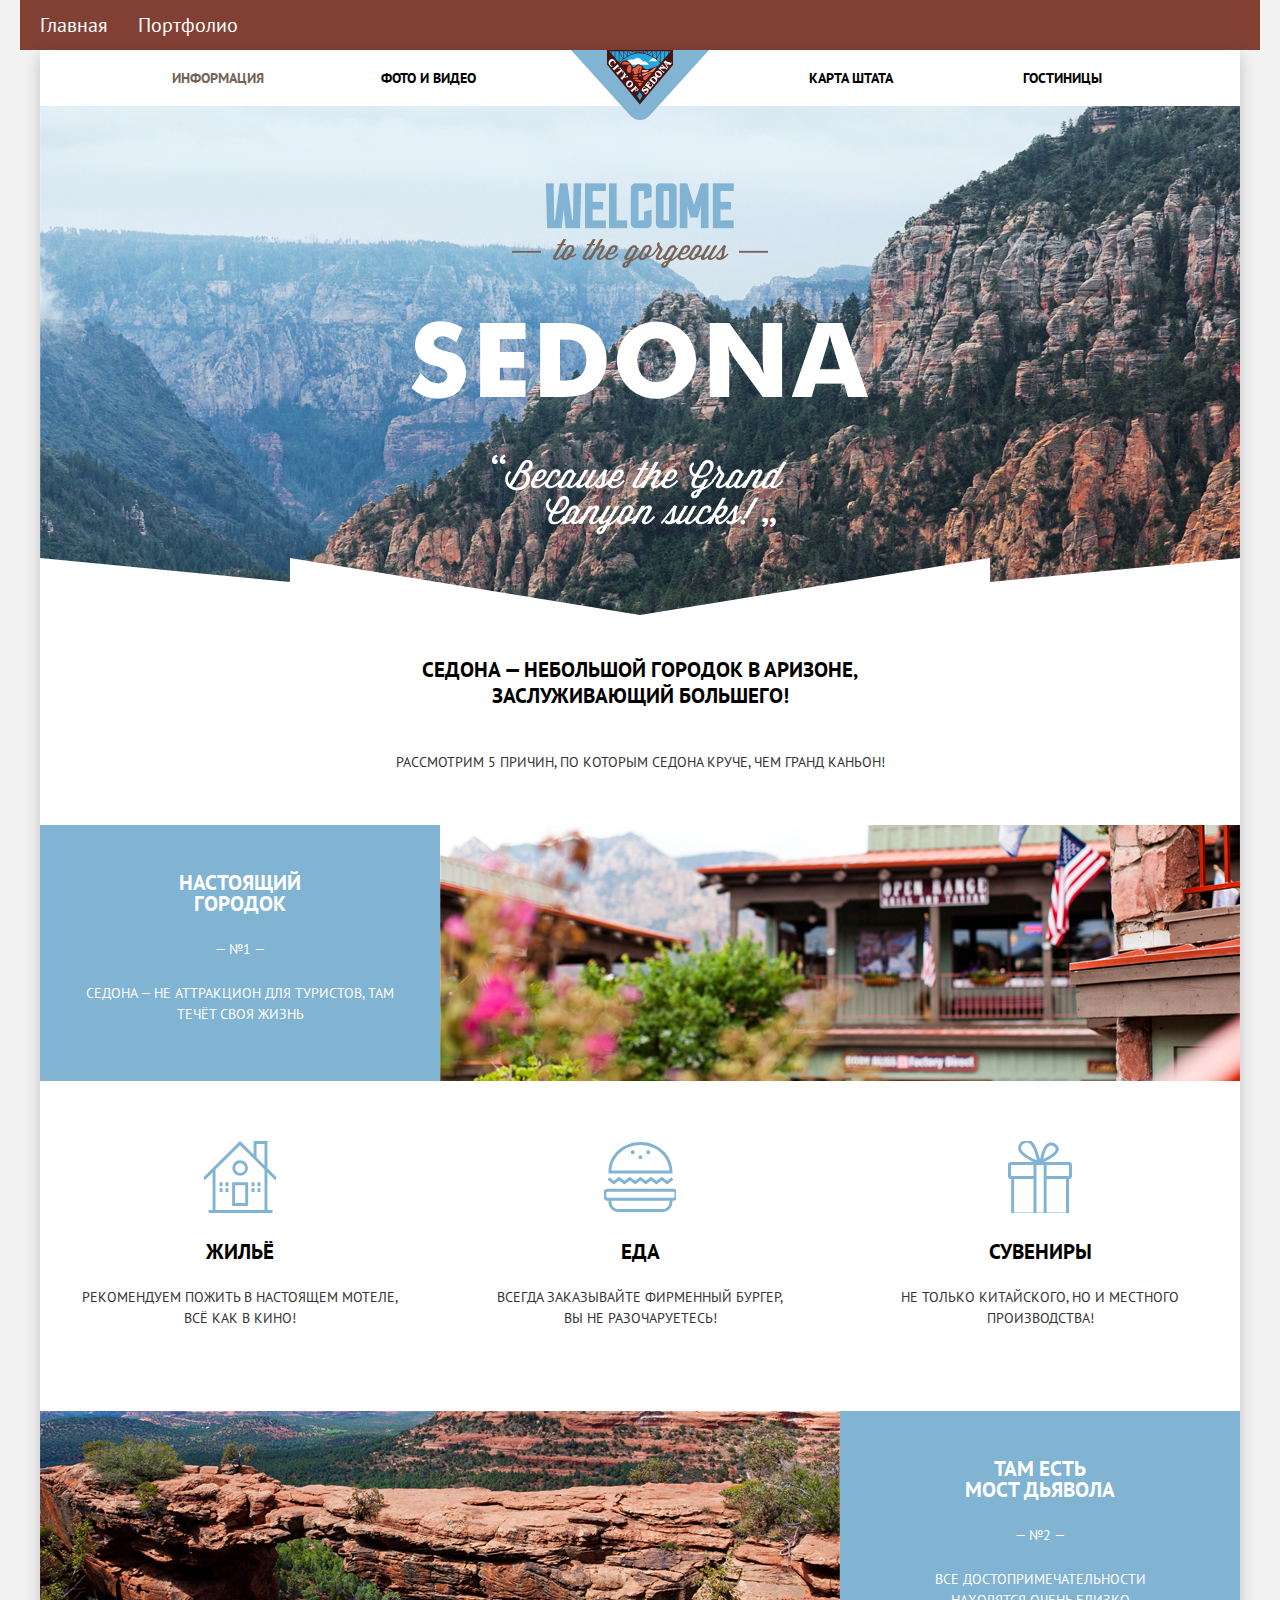
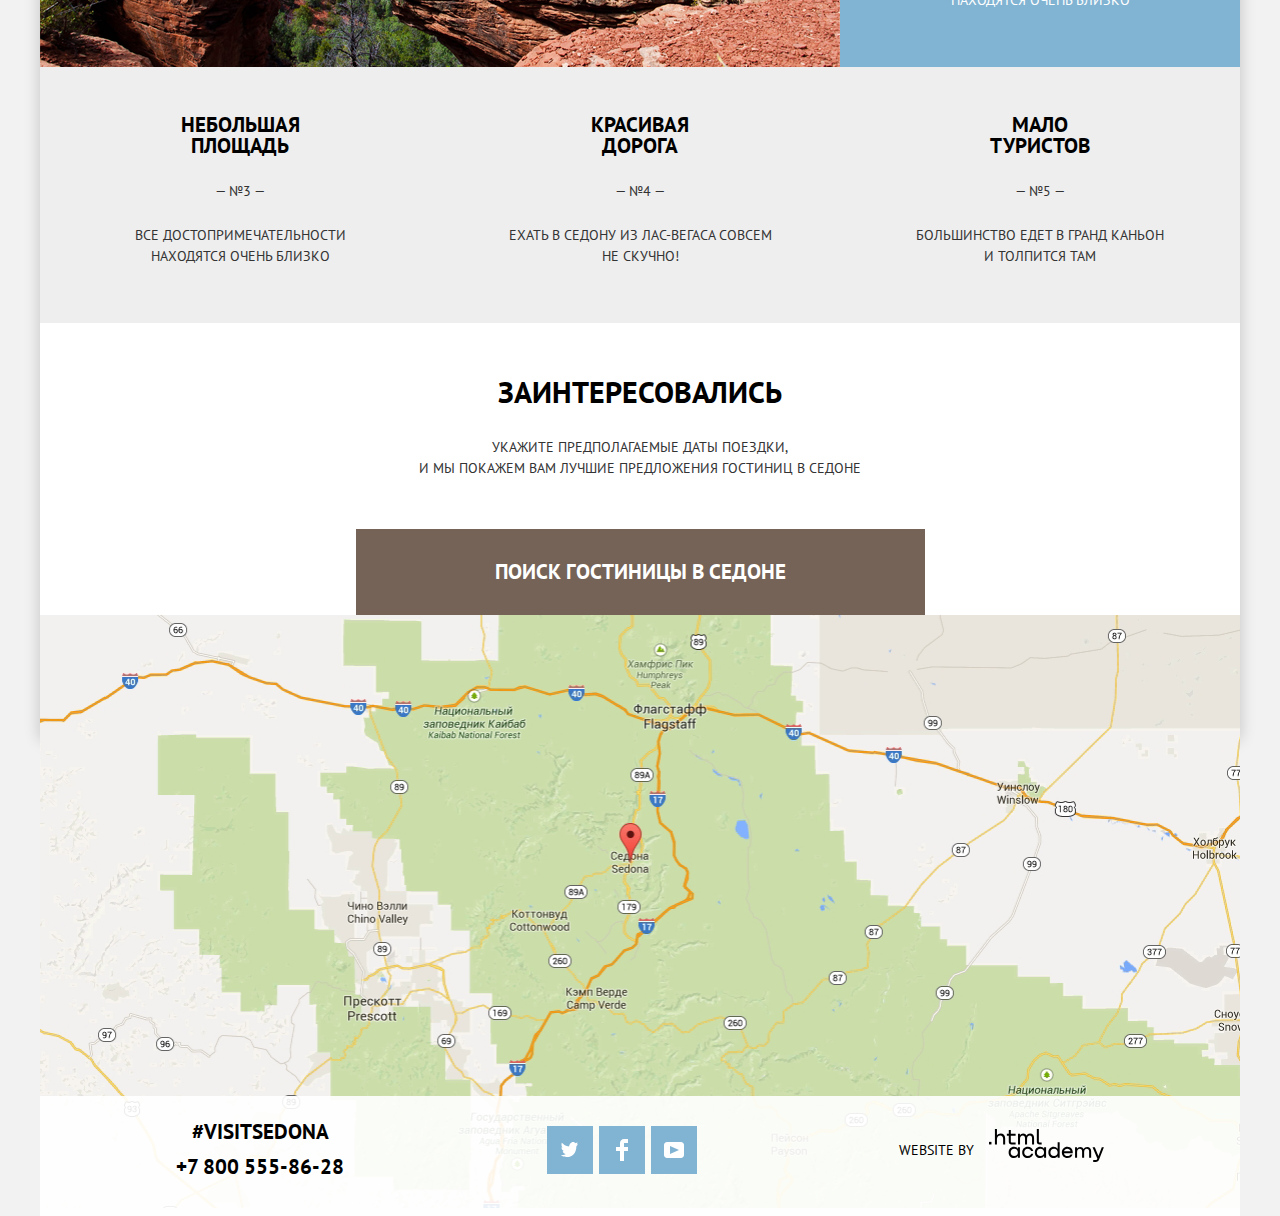
<file: index.html>
<!DOCTYPE html>
<html class="page" lang="ru">
  <head>
    <meta charset="utf-8">
    <title>Седона</title>
    <link rel="stylesheet" href="css/style.css">
  </head>
  <body class="page-body">
    <div class="top-panel">
      <div class="flexbox">
        <a href="https://elbikov.ru">Главная</a>
        <a href="https://elbikov.ru/portfolio.html">Портфолио</a>
      </div>  
    </div>
    <div class="page-wrapper">
      <header class="page-header">
        <a class="link-logo" href="blank.html">
          <img class="img-logo" src="img/logo.svg" width="138" height="70" alt="Логотип Седона">
        </a>
        <nav class="page-nav">
          <ul class="page-nav-list">
            <li class="page-nav-item">
              <a class="page-nav-link page-nav-link--active" href="blank.html">Информация</a>
            </li>
            <li  class="page-nav-item">
              <a class="page-nav-link" href="blank.html">Фото и видео</a>
            </li>
            <li class="page-nav-item">
              <a class="page-nav-link" href="blank.html">Карта штата</a>
            </li>
            <li class="page-nav-item">
              <a class="page-nav-link" href="catalog.html">Гостиницы</a>
            </li>
          </ul>
        </nav>
      </header>
      <main class="page-main">
        <h1 class="visually-hidden">Туристический городок Седона</h1>
        <section class="banner">
          <h2 class="visually-hidden">Приветственный баннер</h2>
          <img class="banner-img" src="img/banner.jpg" width="1200" height="509" alt="Приветственный баннер Седона">
        </section>
        <section class="cause">
          <h2 class="visually-hidden">Причины посетить Седону</h2>
          <p class="cause-text text--black text--bold text--medium">
            Седона — небольшой городок в Аризоне,<br>
            заслуживающий большего!
          </p>
          <p class="cause-text">
            Рассмотрим 5 причин, по которым Седона круче, чем гранд каньон!
          </p>
          <div class="cause-container">
            <div class="cause-box">
              <div class="cause-column">
                <p class="cause-box-number">— №1 —</p>
                <h3 class="cause-box-title">
                  Настоящий<br>
                  городок
                </h3>
                <p class="cause-box-text">
                  Седона — не аттракцион для туристов, там<br>
                  течёт своя жизнь
                </p>
              </div>
              <div class="cause-column">
                <img class="cause-img" src="img/house-in-sedona.jpg" width="800" height="256" alt="Дома в городе Седона">
              </div>  
            </div>
            <div class="cause-box">
              <div class="cause-column">
                <p class="cause-box-number">— №2 —</p>
                <h3 class="cause-box-title">
                  Там есть<br>
                  мост дьявола
                </h3>
                <p class="cause-box-text">
                  Все достопримечательности<br>
                  находятся очень близко
                </p>
              </div>
              <div class="cause-column">
                <img class="cause-img" src="img/canyon.jpg" width="800" height="256" alt="Мост дьявола">
              </div>  
            </div>
            <div class="cause-box">
              <p class="cause-box-number">— №3 —</p>
              <h3 class="cause-box-title">
                Небольшая<br>
                площадь
              </h3>
              <p class="cause-box-text">
                Все достопримечательности<br>
                находятся очень близко
              </p>
            </div>
            <div class="cause-box">
              <p class="cause-box-number">— №4 —</p>
              <h3 class="cause-box-title">
                Красивая<br>
                дорога
              </h3>
              <p class="cause-box-text">
                Ехать в седону из лас-вегаса совсем<br>
                не скучно!
              </p>
            </div>
            <div class="cause-box">
              <p class="cause-box-number">— №5 —</p>
              <h3 class="cause-box-title">
                Мало<br>
                туристов
              </h3>
              <p class="cause-box-text">
                Большинство едет в гранд каньон<br>
                и толпится там
              </p>
            </div>
          </div>
        </section>
        <section class="service">
          <h2 class="visually-hidden">Услуги</h2>
          <div class="service-container">
            <div class="service-box">
              <h3 class="service-box-title">Жильё</h3>
              <p class="service-box-text">
                Рекомендуем пожить в настоящем мотеле,<br>
                всё как в кино!
              </p>
            </div>
            <div class="service-box">
              <h3 class="service-box-title">Еда</h3>
              <p class="service-box-text">
                Всегда заказывайте фирменный бургер,<br>
                вы не разочаруетесь!
              </p>
            </div>
            <div class="service-box">
              <h3 class="service-box-title">Сувениры</h3>
              <p class="service-box-text">
                Не только китайского, но и местного<br>
                производства!
              </p>
            </div>
          </div>  
        </section>
        <section class="search">
          <h2 class="visually-hidden">Поиск гостиницы</h2>
          <p class="text--bold text--uppercase text--large text--center text--black">Заинтересовались</p>
          <p class="text--uppercase text--center">
            Укажите предполагаемые даты поездки,<br>
            и мы покажем вам лучшие предложения гостиниц в Седоне
          </p>
          <button class="button search-btn" type="button">Поиск гостиницы в Седоне</button>
          <div class="modal">
            <form class="search-form" action="blank.html" method="post">
              <div>
                <label for="date-check-in">Дата заезда:</label>
                <input type="text" id="date-check-in" placeholder="24 апреля 2017">
              </div>
              <div>
                <label for="date-departure">Дата выезда:</label>
                <input type="text" id="date-departure" placeholder="4 июля 2017">
              </div>
              <div class="search-form__box">
                <label for="adults-item">Взрослые: </label>
                <input type="number" id="adults-item" placeholder="2">
                <label for="children-item">Дети: </label>
                <input type="number" id="children-item" placeholder="0">
              </div>
              <button class="search-form__submit" type="submit" value="Найти">Найти</button>
            </form>
          </div>
        </section>
      </main>
      <footer class="page-footer">
        <div class="map">
          <img class="map-img" src="img/map.png" width="1200" height="594" alt="Карта расположения города">
        </div>
        <div class="footer-container">
          <p class="contact">
            <span class="contact-hashtag">#VisitSedona</span>
            <a class="contact-tel-link" href="tel:+78005558628">+7 800 555-86-28</a>
          </p>
          <div class="social">
            <a class="social-link" href="blank.html">
              <img class="social-img" src="img/twitter-icon.svg" width="" height="" alt="Твиттер">
            </a>
            <a class="social-link" href="blank.html">
              <img class="social-img" src="img/facebook-icon.svg" width="" height="" alt="Фэйсбук">
            </a>
            <a class="social-link" href="blank.html">
              <img class="social-img" src="img/youtube-icon.svg" width="" height="" alt="Ютуб">
            </a>
          </div>
          <div class="developer">
            <p class="developer-text">Website by</p>
            <a class="developer-link" href="blank.html">
              <img class="developer-img" src="img/logo_htmlacademy.svg" width="115" height="33" alt="Логотип Html Academy">
            </a>  
          </div>
        </div>  
      </footer>
    </div>
    <script src="js/script.js"></script>
  </body>
</html>
</file>
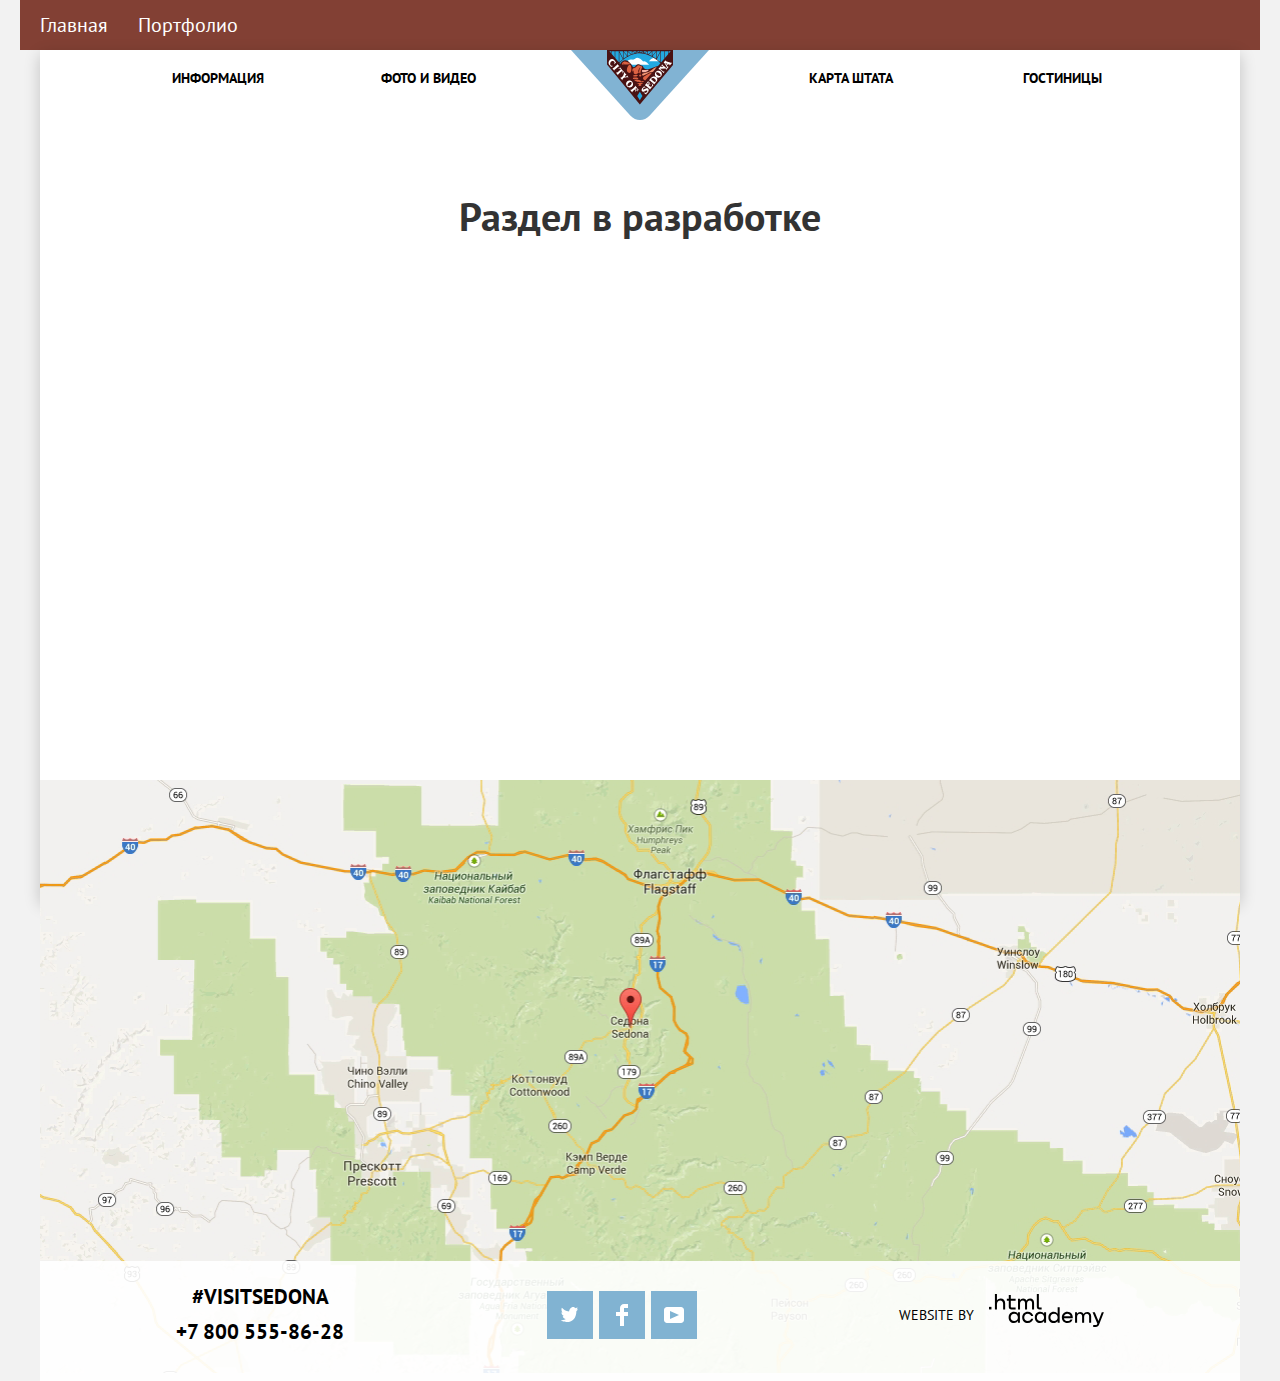
<file: blank.html>
<!DOCTYPE html>
<html class="page" lang="ru">
  <head>
    <meta charset="utf-8">
    <title>Седона</title>
    <link rel="stylesheet" href="css/style.css">
  </head>
  <body class="page-body">
    <div class="top-panel">
      <div class="flexbox">
        <a href="https://elbikov.ru">Главная</a>
        <a href="https://elbikov.ru/portfolio.html">Портфолио</a>
      </div>  
    </div>
    <div class="page-wrapper">
      <header class="page-header">
        <a class="link-logo" href="index.html">
          <img class="img-logo" src="img/logo.svg" width="138" height="70" alt="Логотип Седона">
        </a>
        <nav class="page-nav">
          <ul class="page-nav-list">
            <li class="page-nav-item">
              <a class="page-nav-link" href="index.html">Информация</a>
            </li>
            <li  class="page-nav-item">
              <a class="page-nav-link" href="blank.html">Фото и видео</a>
            </li>
            <li class="page-nav-item">
              <a class="page-nav-link" href="blank.html">Карта штата</a>
            </li>
            <li class="page-nav-item">
              <a class="page-nav-link" href="catalog.html">Гостиницы</a>
            </li>
          </ul>
        </nav>
      </header>
      <main class="page-main">
        <h1>Раздел в разработке</h1>
      </main>
      <footer class="page-footer">
        <div class="map">
          <img class="map-img" src="img/map.png" width="1200" height="594" alt="Карта расположения города">
        </div>
        <div class="footer-container">
          <p class="contact">
            <span class="contact-hashtag">#VisitSedona</span>
            <a class="contact-tel-link" href="tel:+78005558628">+7 800 555-86-28</a>
          </p>
          <div class="social">
            <a class="social-link" href="blank.html">
              <img class="social-img" src="img/twitter-icon.svg" width="" height="" alt="Твиттер">
            </a>
            <a class="social-link" href="blank.html">
              <img class="social-img" src="img/facebook-icon.svg" width="" height="" alt="Фэйсбук">
            </a>
            <a class="social-link" href="blank.html">
              <img class="social-img" src="img/youtube-icon.svg" width="" height="" alt="Ютуб">
            </a>
          </div>
          <div class="developer">
            <p class="developer-text">Website by</p>
            <a class="developer-link" href="blank.html">
              <img class="developer-img" src="img/logo_htmlacademy.svg" width="115" height="33" alt="Логотип Html Academy">
            </a>  
          </div>
        </div>  
      </footer>
    </div>
    <script src="js/script.js"></script>
  </body>
</html>
</file>
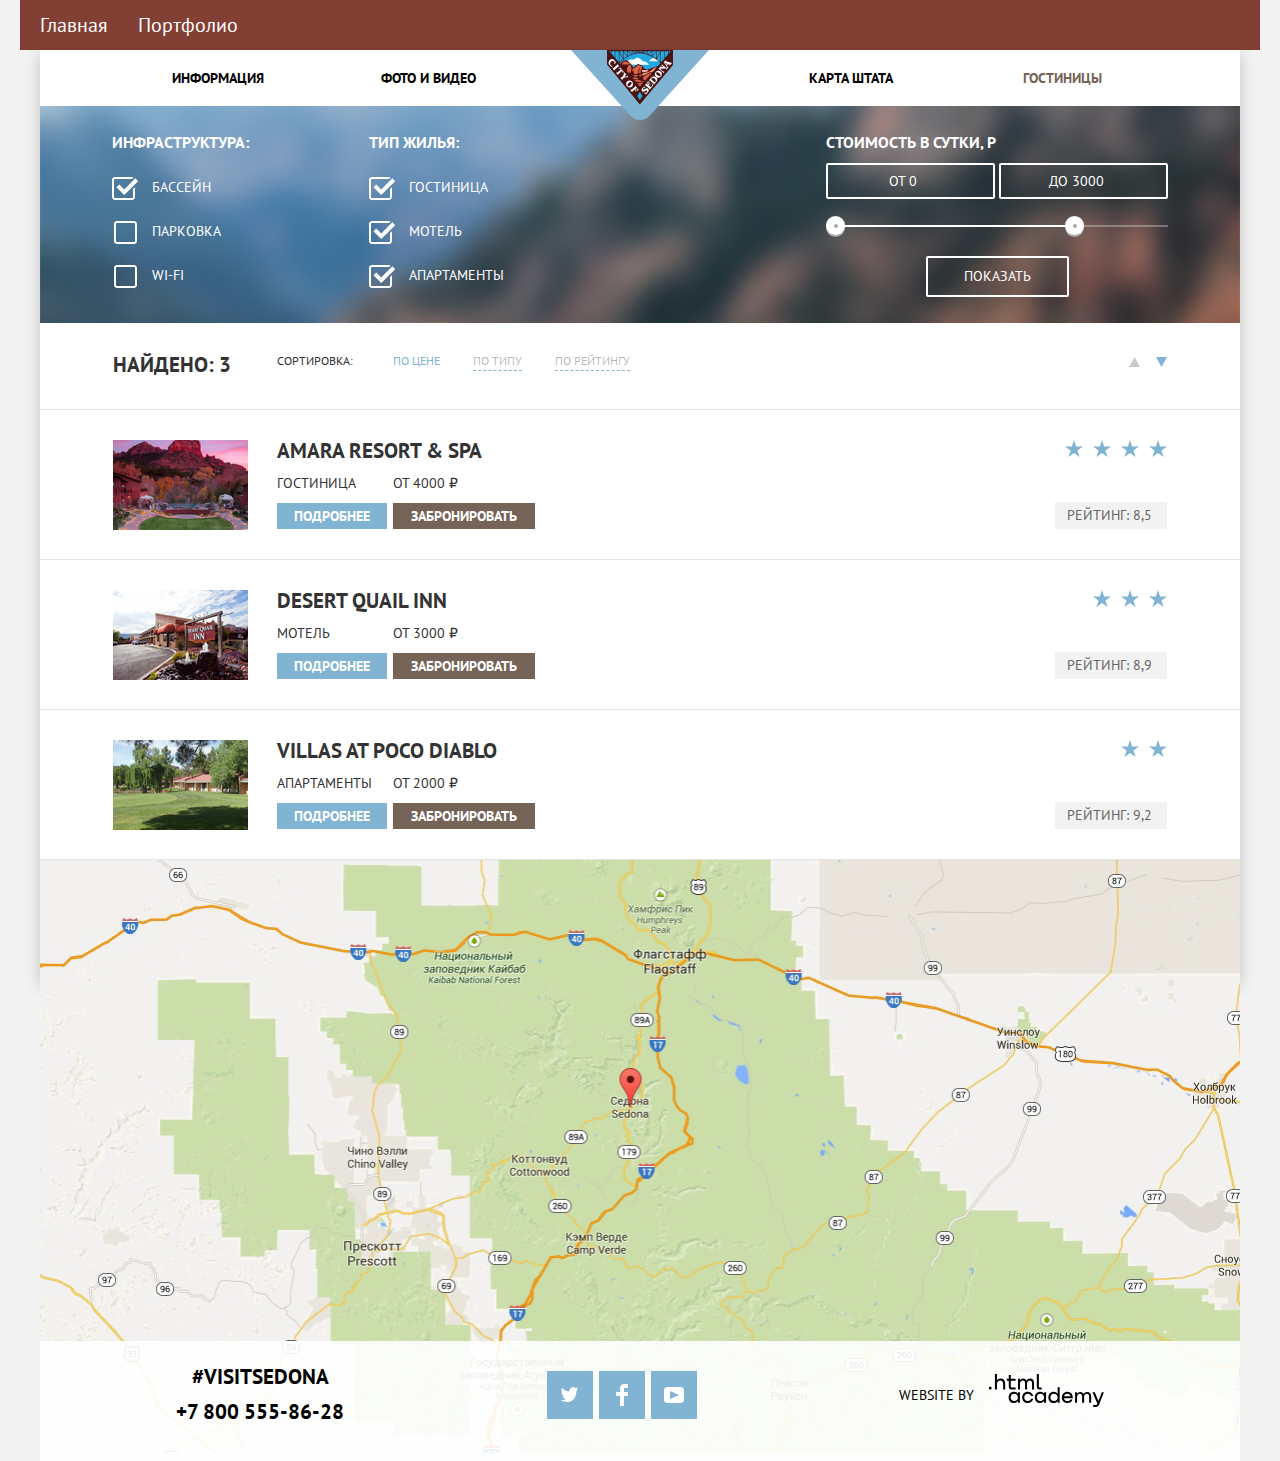
<file: catalog.html>
<!DOCTYPE html>
<html class="page" lang="ru">
<head>
  <meta charset="utf-8">
  <title>Каталог</title>
  <link rel="stylesheet" href="css/style.css">
</head>
<body class="page-body">
  <div class="top-panel">
    <div class="flexbox">
      <a href="https://elbikov.ru">Главная</a>
      <a href="https://elbikov.ru/portfolio.html">Портфолио</a>
    </div>  
  </div>
  <div class="page-wrapper">
    <header class="page-header">
      <a class="link-logo" href="index.html">
        <img class="img-logo" src="img/logo.svg" width="138" height="70" alt="Логотип Седона">
      </a>
      <nav class="page-nav">
        <ul class="page-nav-list">
          <li class="page-nav-item">
            <a class="page-nav-link" href="blank.html">Информация</a>
          </li>
          <li class="page-nav-item">
            <a class="page-nav-link" href="blank.html">Фото и видео</a>
          </li>
          <li class="page-nav-item">
            <a class="page-nav-link" href="blank.html">Карта штата</a>
          </li>
          <li class="page-nav-item">
            <a class="page-nav-link page-nav-link--active" href="blank.html">Гостиницы</a>
          </li>
        </ul>
      </nav>
    </header>
    <main class="page-main">
      <div class="container">
        <h1 class="visually-hidden">Туристический городок Седона</h1>
        <form class="form-filter" action="#" method="post">
          <fieldset class="check">
            <legend>Инфраструктура:</legend>
            <div class="check__container">
              <label>
                <input class="check__input" type="checkbox" checked> Бассейн
              </label>
              <label>
                <input class="check__input" type="checkbox"> Парковка
              </label>
              <label>
                <input class="check__input" type="checkbox"> Wi-Fi
              </label>
            </div>
          </fieldset>
          <fieldset class="check">
            <legend>Тип жилья:</legend>
            <div class="check__container">
              <label>
                <input class="check__input" type="checkbox" checked> Гостиница
              </label>
              <label>
                <input class="check__input" type="checkbox" checked> Мотель
              </label>
              <label>
                <input class="check__input" type="checkbox" checked> Апартаменты
              </label>
            </div>
          </fieldset>
          <fieldset class="price">
            <legend>Стоимость в сутки, Р</legend>
            <div class="price__container">
              <div class="price__inputs">
                <label>
                  <input class="price__input" type="number" value="от 0" placeholder="от 0"><span class="visually-hidden">Цена минимальная от 0</span>
                </label>
                <label>
                  <input class="price__input" type="number" value="до 3000" placeholder="до 3000"><span class="visually-hidden">Цена максимальная до 3000</span>
                </label>
              </div>
              <div class="price__range">
                <div class="price__scale">
                  <div class="price__bar"></div>
                </div>
                <div class="toggle toggle-min" tabindex="0"><span></span></div>
                <div class="toggle toggle-max" tabindex="0"><span></span></div>
              </div>
            </div>
            <button class="btn-submit" type="submit">Показать</button>
          </fieldset>
        </form>
        <div class="content">
          <div class="sorting">
            <p>Найдено: 3</p>
            <div class="sorting__box">
              <p>Сортировка:</p>
              <a class="sorting__link sorting__link--active" href="#">По цене</a>
              <a class="sorting__link" href="#">По типу</a>
              <a class="sorting__link" href="#">По рейтингу</a>
            </div>
            <div class="sorting__controls">
              <span class="sorting__controls-up"></span>
              <span class="sorting__controls-down"></span>
            </div>
          </div>
          <div class="container-cards">
            <div class="card">
              <div class="card__info">
                <h2 class="card__title">Amara Resort & Spa</h2>
                <p class="card__category">Гостиница</p>
                <p class="card__price">От 4000 ₽</p>
                <a class="card__link card__link--more" href="#">Подробнее</a>
                <a class="card__link card__link--book" href="#">Забронировать</a>
                <img class="card__img" src="img/catalog/Amara-Resort-&-Spa.jpg" width="135" height="90" alt="">
              </div>
              <div class="rating">
                <div class="rating__stars">
                  <span class="rating__stars-item"></span>
                  <span class="rating__stars-item"></span>
                  <span class="rating__stars-item"></span>
                  <span class="rating__stars-item"></span>
                </div>
                <p class="rating__number">Рейтинг: 8,5</p>
              </div>
            </div>
            <div class="card">
              <div class="card__info">
                <h2 class="card__title">Desert Quail Inn</h2>
                <p class="card__category">Мотель</p>
                <p class="card__price">От 3000 ₽</p>
                <a class="card__link card__link--more" href="#">Подробнее</a>
                <a class="card__link card__link--book" href="#">Забронировать</a>
                <img class="card__img" src="img/catalog/Desert-Quail-Inn.jpg" width="135" height="90" alt="">
              </div>
              <div class="rating">
                <div class="rating__stars">
                  <span class="rating__stars-item"></span>
                  <span class="rating__stars-item"></span>
                  <span class="rating__stars-item"></span>
                </div>
                <p class="rating__number">Рейтинг: 8,9</p>
              </div>
            </div>
            <div class="card">
              <div class="card__info">
                <h2 class="card__title">Villas at Poco Diablo</h2>
                <p class="card__category">Апартаменты</p>
                <p class="card__price">От 2000 ₽</p>
                <a class="card__link card__link--more" href="#">Подробнее</a>
                <a class="card__link card__link--book" href="#">Забронировать</a>
                <img class="card__img" src="img/catalog/Villas-at-Poco-Diablo.jpg" width="135" height="90" alt="">
              </div>
              <div class="rating">
                <div class="rating__stars">
                  <span class="rating__stars-item"></span>
                  <span class="rating__stars-item"></span>
                </div>
                <p class="rating__number">Рейтинг: 9,2</p>
              </div>
            </div>
          </div>
        </div>
      </div>
    </main>
    <footer class="page-footer">
      <div class="map">
        <img class="map-img" src="img/map.png" width="1200" height="594" alt="Карта расположения города">
      </div>
      <div class="footer-container">
        <p class="contact">
          <span class="contact-hashtag">#VisitSedona</span>
          <a class="contact-tel-link" href="tel:+78005558628">+7 800 555-86-28</a>
        </p>
        <div class="social">
          <a class="social-link" href="blank.html">
            <img class="social-img" src="img/twitter-icon.svg" width="" height="" alt="Твиттер">
          </a>
          <a class="social-link" href="blank.html">
            <img class="social-img" src="img/facebook-icon.svg" width="" height="" alt="Фэйсбук">
          </a>
          <a class="social-link" href="blank.html">
            <img class="social-img" src="img/youtube-icon.svg" width="" height="" alt="Ютуб">
          </a>
        </div>
        <div class="developer">
          <p class="developer-text">Website by</p>
          <a class="developer-link" href="blank.html">
            <img class="developer-img" src="img/logo_htmlacademy.svg" width="115" height="33"
              alt="Логотип Html Academy">
          </a>
        </div>
      </div>
    </footer>
  </div>
</body>
</html>
</file>
<file: css/style.css>
/* Fonts */

@font-face {
    font-family: "PT Sans";
    src: url("../fonts/PTSans.woff2") format("woff2"),
        url("../fonts/PTSans.woff") format("woff");
    font-weight: 400;
    font-style: normal;
}

@font-face {
    font-family: "PT Sans";
    src: url("../fonts/PTSans-Bold.woff2") format("woff2"),
        url("../fonts/PTSans-Bold.woff") format("woff");
    font-weight: 700;
    font-style: normal;
}

/* Variables */

:root {
    --basic-grey: #333333;
    --basic-black: #000000;
    --basic-white: #ffffff;
}

/* Global */

*,
*::before,
*::after {
    box-sizing: border-box;
}

a {
    text-decoration: none;
}

img {
    max-width: 100%;
    height: auto;
    object-fit: contain;
}

.visually-hidden {
    position: absolute;
    width: 1px;
    height: 1px;
    margin: -1px;
    border: 0;
    padding: 0;
    white-space: nowrap;
    clip-path: inset(100%);
    clip: rect(0 0 0 0);
    overflow: hidden;
}

.text--black {
    color: var(--basic-black);
}

.text--bold {
    font-weight: 700;
}

.text--medium {
    font-size: 21px;
}

.text--large {
    font-size: 30px;
}

.text--uppercase {
    text-transform: uppercase;
}

.text--center {
    text-align: center;
}

/* Page */

.page-body {
    min-height: 100vh;
    display: grid;
    grid-template-columns: 1fr;
    grid-template-rows: min-content 1fr;
    margin: 0;
    padding: 0 20px;
    font-family: "PT Sans", "Arial", sans-serif;
    font-size: 14px;
    line-height: 21px;
    font-weight: 400;
    font-style: normal;
    color: var(--basic-grey);
    background-color: #f2f2f2;
}

.page-wrapper {
    max-width: 1200px;
    height: 100%;
    display: grid;
    grid-template-columns: 1fr;
    grid-template-rows: min-content 1fr 120px;
    margin: 0 auto;
    background: #FFFFFF;
    box-shadow: 0px 5px 15px rgba(0, 1, 1, 0.2);
}

/* Header */

.page-header {
    display: grid;
    grid-template-columns: 1fr 1fr 1fr 1fr 1fr;
    grid-template-rows: 56px;
}

.page-nav {
    grid-column: 1 / -1;
    grid-row: 1 / 2;
}

.link-logo {
    grid-column: 3 / 4;
    grid-row: 1 / 2;
    display: block;
    text-align: center;
    z-index: 10;
}

.page-nav-list {
    height: 100%;
    width: 100%;
    display: grid;
    grid-template-columns: 1fr 1fr 1fr 1fr 1fr;
    grid-template-areas: 
        "page-nav-item-1 page-nav-item-2 . page-nav-item-3 page-nav-item-4";
    margin: 0;
    padding: 0 72px;
    list-style: none;
}

.page-nav-item:nth-child(1) {
    grid-area: page-nav-item-1;
}

.page-nav-item:nth-child(2) {
    grid-area: page-nav-item-2;
}

.page-nav-item:nth-child(3) {
    grid-area: page-nav-item-3;
}

.page-nav-item:nth-child(4) {
    grid-area: page-nav-item-4;
}

.page-nav-link {
    height: 100%;
    display: flex;
    justify-content: center;
    align-items: center;
    font-weight: 700;
    line-height: 26px;
    text-transform: uppercase;
    color: var(--basic-black);
}

.page-nav-link--active {
    color: #766357;
}

.page-nav-link:hover,
.page-nav-link:focus {
    color: #81b3d2;
}

.page-nav-link:active {
    opacity: 0.3;
}

/* Main */
.page-main {
    position: relative;
}

.page-main h1 {
    margin: 100px 20px;
    text-align: center;
    font-size: 40px;
}

/* Section Banner */

.banner {
    position: relative;
    margin-bottom: 42px;
}

.banner::after {
    content: "";
    position: absolute;
    left: 0;
    right: 0;
    bottom: 0;
    width: 100%;
    height: 57px;
    background: url("../img/shape.png") no-repeat center center;
}

.banner-img {
    display: block;
}

/* Section Cause */

.cause {
    margin-bottom: 58px;
}

.cause-container {
    display: grid;
    grid-template-columns: 1fr 1fr 1fr;
    grid-template-rows: 1fr 330px 1fr 1fr;
}

.cause-box:nth-child(1) {
    grid-column: 1 / 4;
    grid-row: 1 / 2;
}

.cause-box:nth-child(2) {
    grid-column: 1 / 4;
    grid-row: 3 / 4;
}

.cause-box:nth-child(3) {
    grid-column: 1 / 2;
    grid-row: 4 / 5;
}

.cause-box:nth-child(4) {
    grid-column: 2 / 3;
    grid-row: 4 / 5;
}

.cause-box:nth-child(5) {
    grid-column: 3 / 4;
    grid-row: 4 / 5;
}

.cause-box:nth-child(1),
.cause-box:nth-child(2) {
    display: flex;
}

.cause-box:nth-child(3),
.cause-box:nth-child(4),
.cause-box:nth-child(5) {
    display: flex;
    flex-direction: column;
    align-items: center;
}

.cause-text {
    line-height: 26px;
    text-transform: uppercase;
    margin: 0;
    margin-bottom: 40px;
    text-align: center;
}

.cause-text:last-of-type {
    margin-bottom: 50px;
}

.cause-box {
    text-transform: uppercase;
    text-align: center;
    background-color: #eeeeee;
}

.cause-column {
    display: flex;
    flex-direction: column;
}

.cause-box-title {
    margin: 0;
    margin-top: 47px;
    margin-bottom: 25px;
    font-weight: 700;
    font-size: 21px;
    color: var(--basic-black);
    order: -1;
}

.cause-box-number {
    margin: 0;
    margin-bottom: 23px;
}

.cause-box-text {
    margin: 0;
}

.cause-box:first-child,
.cause-box:nth-child(2) {
    background-color: #81b3d2;
    color: var(--basic-white);
}

.cause-box:first-child .cause-column:first-child {
    width: 400px;
}

.cause-box:nth-child(2) .cause-column:first-child {
    width: 400px;
    order: 2;
}

.cause-box:first-child .cause-box-title,
.cause-box:nth-child(2) .cause-box-title {
    color: var(--basic-white);
}

.cause-img {
    width: 800px;
    height: 256px;
    display: block;
}

/* Section Service */

.service {
    position: absolute;
    left: 0;
    right: 0;
    top: 1035px;
    z-index: 999;
}

.service-container {
    display: grid;
    grid-template-columns: 1fr 1fr 1fr;
}

.service-box {
    display: flex;
    flex-direction: column;
    justify-content: center;
    align-items: center;
    text-align: center;
    text-transform: uppercase;
    position: relative;
}

.service-box-title {
    margin: 0;
    margin-bottom: 25px;
    padding-top: 100px;
    font-weight: 700;
    font-size: 21px;
    color: var(--basic-black);
    position: relative;
}

.service-box::before {
    content: "";
    position: absolute;
    top: 0;
    margin: 0 auto;
    width: 72px;
    height: 72px;
}

.service-box:nth-child(1)::before{
    background: url(../img/icon-house.svg) no-repeat center center;
}

.service-box:nth-of-type(2)::before  {
    background: url(../img/icon-burger.svg) no-repeat center center;
}

.service-box:nth-of-type(3)::before {
    background: url(../img/icon-present.svg) no-repeat center center;
}

.service-box-text {
    margin: 0;
    margin-bottom: 82px;
}

/* Section Search */

.search p:first-of-type {
    margin: 0;
    margin-bottom: 35px;
}

.search p:nth-of-type(2) {
    margin: 0;
    margin-bottom: 50px;
}

.search-btn {
    display: block;
    margin: 0 auto;
    background-color: #766357;
    padding: 30px 139px;
    font-size: 21px;
    line-height: 26px;
}

.search-btn:hover,
.search-btn:focus {
    background-color: #604e43;
    cursor: pointer;
}

.search-btn:active {
    background-color: #503e33;
    color: rgba(255, 255, 255, 0.3);
}

/* Modal */

.search-modal {
    width: 568px;
    margin: 0 auto;
    padding: 55px;
    background: #FFF;
    box-shadow: 0px 7px 15px 0px rgba(0, 1, 1, 0.15);
}

.search-form div {
    height: 38px;
    display: flex;
    margin-bottom: 29px;
    align-items: center;
}

.search-form label {
    margin-right: 19px;
    color: #000;
    font-family: "PT Sans", sans-serif;
    font-size: 14px;
    font-weight: 700;
    line-height: 26px;
    text-transform: uppercase;
}

.search-form input {
    flex-grow: 1;
    padding: 6px 13px;
    border: none;
    background-color: #f2f2f2;
    color: #000;
    font-size: 14px;
    font-weight: 700;
    line-height: 26px;
    text-transform: uppercase;
}

.search-form input::placeholder {
    color: #000000;
    font-family: "PT Sans", sans-serif;
    font-size: 14px;
    font-weight: 700;
    line-height: 26px;
    text-transform: uppercase;
}

.search-form__box {
    display: flex;
    justify-content: space-between;
}

.search-form__box input {
    flex-grow: 0;
    width: 114px;
    text-align: center;
}

.search-form__box input::placeholder {
    text-align: center;
}

.search-form__box label:first-of-type {
    margin-right: 6px;
}

.search-form__submit {
    display: block;
    padding: 16px;
    width: 100%;
    background-color: #81b3d2;
    border: none;
    color: #FFF;
    font-family: "PT Sans", sans-serif;
    font-size: 21px;
    font-weight: 700;
    line-height: 26px;
    text-transform: uppercase;
    cursor: pointer;
}

.search-form__submit:hover,
.search-form__submit:focus {
    background: #669ec0;
}

.modal {
    display: none;
}

.search-modal {
    display: block;
}

/* Button */

.button {
    text-transform: uppercase;
    color: var(--basic-white);
    border: none;
    font-weight: 700;
    text-align: center;
    font-family: "PT Sans", "Arial", sans-serif;
}

/* Footer */

.page-footer {
    color: var(--basic-black);
    text-transform: uppercase;
    font-weight: 700;
    line-height: 26px;
}

/* Map */

.map {
    position: relative;
    margin-bottom: -120px;
}

.footer-container {
    position: relative;
    z-index: 5;
    height: 100%;
    display: flex;
    justify-content: space-between;
    align-items: center;
    padding: 0 136px;
    padding-top: 23px;
    padding-bottom: 36px;
    background: rgba(255, 255, 255, 0.9);
}

.contact {
    margin: 0;
    font-size: 21px;
}

.contact-hashtag {
    display: block;
    text-align: center;
    margin-bottom: 9px;
}

.contact-tel-link {
    display: block;
    font-weight: 700;
    line-height: 26px;
    color: #000000;
}

/* Social */

.social {
    display: flex;
}

.social-link {
    width: 46px;
    height: 48px;
    margin-right: 6px;
    display: flex;
    justify-content: center;
    align-items: center;
    background-color: #81b3d2;
}

.social-link:last-child {
    margin-right: 0;
}

.social-link:hover,
.social-link:focus {
    background-color: #669ec0;
}

.social-link:active {
    background-color: #5496bd;
}

.social-link:active img {
    opacity: 0.3;
}

/* Developer */

.developer {
    display: flex;
    align-items: center;
}

.developer-text {
    margin: 0;
    margin-right: 15px;
    font-weight: 400;
}

/* Filter form */

.form-filter {
    display: flex;
    column-gap: 120px;
    min-height: 217px;
    padding: 26px 72px;
    background: url("../img/catalog/filter-form-bg.png") no-repeat top center;
    background-size: cover;
}

.check {
    margin: 0;
    padding: 0;
    border: none;
}

.check legend {
    padding: 0;
    margin-bottom: 24px;
    font-size: 16px;
    line-height: 21px;
    text-transform: uppercase;
    font-weight: 700;
    color: #ffffff;
}

.check__container {
    display: flex;
    flex-direction: column;
    row-gap: 23px;
    color: #ffffff;
    text-transform: uppercase;
}

.check__container label {
    padding-left: 40px;
    position: relative;
}

.check__input {
    margin: 0;
    position: absolute;
    appearance: none;
}

.check__input::before {
    content: "";
    margin-left: -40px;
    position: absolute;
    width: 27px;
    height: 23px;
    background: url("../img/catalog/checkbox-off.svg") no-repeat center center;
}

.check__input:checked::before {
    background-image: url("../img/catalog/checkbox-on.svg");
}

.check__input:focus::before {
    outline: 2px solid green;
}

.check__input:checked:focus::before {
    outline: 2px solid green;
}

.price {
    border: none;
    margin: 0;
    margin-left: auto;
    padding: 0;
}

.price legend {
    padding: 0;
    margin-bottom: 10px;
    font-size: 16px;
    line-height: 21px;
    text-transform: uppercase;
    font-weight: 700;
    color: #ffffff;
}

.price__input {
    height: 36px;
    border: 2px solid #ffffff;
    background-color: transparent;
    box-sizing: border-box;
    border-radius: 2px;
    text-align: center;
    color: #ffffff;
    font-family: "PT Sans", "Arial", sans-serif;
    font-size: 14px;
    line-height: 21px;
}

.price__input:focus {
    outline: none;
}

.price__input::placeholder {
    color: #ffffff;
    text-transform: uppercase;
    font-family: "PT Sans", "Arial", sans-serif;
    font-size: 14px;
    line-height: 21px;
}

.price__range {
    height: 31px;
    padding-top: 5px;
    padding-bottom: 5px;
    margin-top: 11px;
    position: relative;
    display: flex;
    align-items: center;
}

.price__scale {
    width: 100%;
    height: 2px;
    margin: 0;
    background-color: rgba(255, 255, 255, 0.3);
}

.price__bar {
    width: 70%;
    background-color: #ffffff;
    height: 2px;
}

.toggle {
    width: 19px;
    height: 19px;
    background-color: #ffffff;
    border-radius: 50%;
    box-shadow: 0 2px 0 0 #ababab;
    position: absolute;
    display: flex;
    align-items: center;
    justify-content: center;
}

.toggle-max {
    left: 70%;
}

.toggle span {
    display: flex;
    width: 4px;
    height: 4px;
    background-color: #ababab;
    border-radius: 50%;
}

.toggle:hover {
    transform: scale(1.1);
}

.btn-submit {
    display: flex;
    margin-top: 15px;
    margin-left: auto;
    margin-right: auto;
    border: 2px solid #ffffff;
    border-radius: 2px;
    background-color: transparent;
    color: #ffffff;
    font-size: 14px;
    line-height: 21px;
    text-transform: uppercase;
    padding: 8px 36px;
    font-family: "PT Sans", "Arial", sans-serif;
    cursor: pointer;
}

.btn-submit:hover,
.btn-submit:focus {
    background-color: #ffffff;
    color: #000000;
}

/* Content */

.sorting {
    display: flex;
    padding: 0 73px;
    padding-top: 29px;
    padding-bottom: 31px;
    border-bottom: 1px solid #e5e5e5;
}

.sorting > p {
    margin: 0;
    margin-right: 46px;
    font-size: 21px;
    font-weight: 700;
    line-height: 26px;
    text-transform: uppercase;
}

.sorting__box {
    display: flex;
    align-items: flex-start;
}

.sorting__box p {
    margin: 0;
    font-size: 12px;
    line-height: 18px;
    text-transform: uppercase;
    margin-right: 40px;
}

.sorting__link {
    margin-right: 33px;
    color: rgba(0, 0, 0, 0.3);
    font-size: 12px;
    font-weight: 400;
    line-height: 18px;
    text-transform: uppercase;
    border-bottom: 1px dashed #81b3d2;
}

.sorting__link:hover,
.sorting__link:focus {
    color: #81b3d2;
}

.sorting__link--active {
    color: #81b3d2;
    border: none;
}

.sorting__controls {
    margin-left: auto;
}

.sorting__controls-up {
    display: inline-block;
    margin-right: 12px;
    width: 11px;
    height: 10px;
    background: url("../img/catalog/icon-up.svg") no-repeat center center;
    cursor: pointer;
}

.sorting__controls-down {
    display: inline-block;
    width: 11px;
    height: 10px;
    background: url("../img/catalog/icon-down.svg") no-repeat center center;
    cursor: pointer;
}

.card {
    display: flex;
    justify-content: space-between;
    padding: 30px 73px;
    border-bottom: 1px solid #e5e5e5;
}

.card__info {
    display: grid;
    grid-template-columns: 1fr 110px 142px;
    grid-template-rows: 33px 30px 26px;
    grid-template-areas: 
        "card__img card__title card__title"
        "card__img card__category card__price"
        "card__img card__link--more card__link--book";
    column-gap: 6px;
}

.card__title {
    grid-area: card__title;
    margin: 0;
    margin-bottom: 7px;
    text-transform: uppercase;
}

.card__category {
    grid-area: card__category;
    margin: 0;
    margin-bottom: 16px;
    color: #333;
    font-size: 14px;
    font-weight: 400;
    line-height: 21px;
    text-transform: uppercase;
}

.card__price {
    grid-area: card__price;
    margin: 0;
    color: #333;
    font-size: 14px;
    font-weight: 400;
    line-height: 21px;
    text-transform: uppercase;
}

.card__link {
    display: flex;
    align-items: center;
    justify-content: center;
    color: #FFF;
    font-size: 14px;
    font-weight: 700;
    line-height: 21px;
    text-transform: uppercase;
    text-align: center;
}

.card__link--more {
    grid-area: card__link--more;
    background-color: #81b3d2;
}

.card__link--more:hover,
.card__link--more:focus {
    background-color: #669ec0;
}

.card__link--more:active {
    background-color: #5496bd;
    color: rgba(255, 255, 255, 0.3);
}

.card__link--book {
    grid-area: card__link--book;
    background-color: #766357;
}

.card__link--book:hover,
.card__link--book:focus {
    background-color: #604e43;
}

.card__link--book:active {
    background-color: #503e33;
    color: rgba(255, 255, 255, 0.3);
}

.card__img {
    grid-area: card__img;
    margin-right: 23px;
}

.rating {
    display: flex;
    flex-direction: column;
    justify-content: space-between;
    align-items: flex-end;
}

.rating__stars-item {
    display: inline-block;
    width: 19px;
    height: 17px;
    margin-right: 5px;
    background: url("../img/catalog/icon-star.svg") no-repeat center center;
}

.rating__stars-item:last-child {
    margin-right: 0;
}

.rating__number {
    display: flex;
    justify-content: center;
    align-items: center;
    padding: 3px 15px;
    padding-left: 12px;
    margin: 0;
    color: #666;
    font-size: 14px;
    font-weight: 400;
    line-height: 21px;
    text-transform: uppercase;
    background-color: #f2f2f2;
}

/* Top Panel */

.top-panel {
    width: 100%;
    height: 50px;
    background-color: #824034;
}

.flexbox {
    max-width: 1200px;
    height: 100%;
    padding-left: 20px;
    display: flex;
    align-items: center;
}

.top-panel a {
    margin-right: 30px;
    color: #ffffff;
    font-size: 20px;
    line-height: 24px;
    text-decoration: none;
}

.top-panel a:hover,
.top-panel a:focus {
    color: #ff6347;
}
</file>
